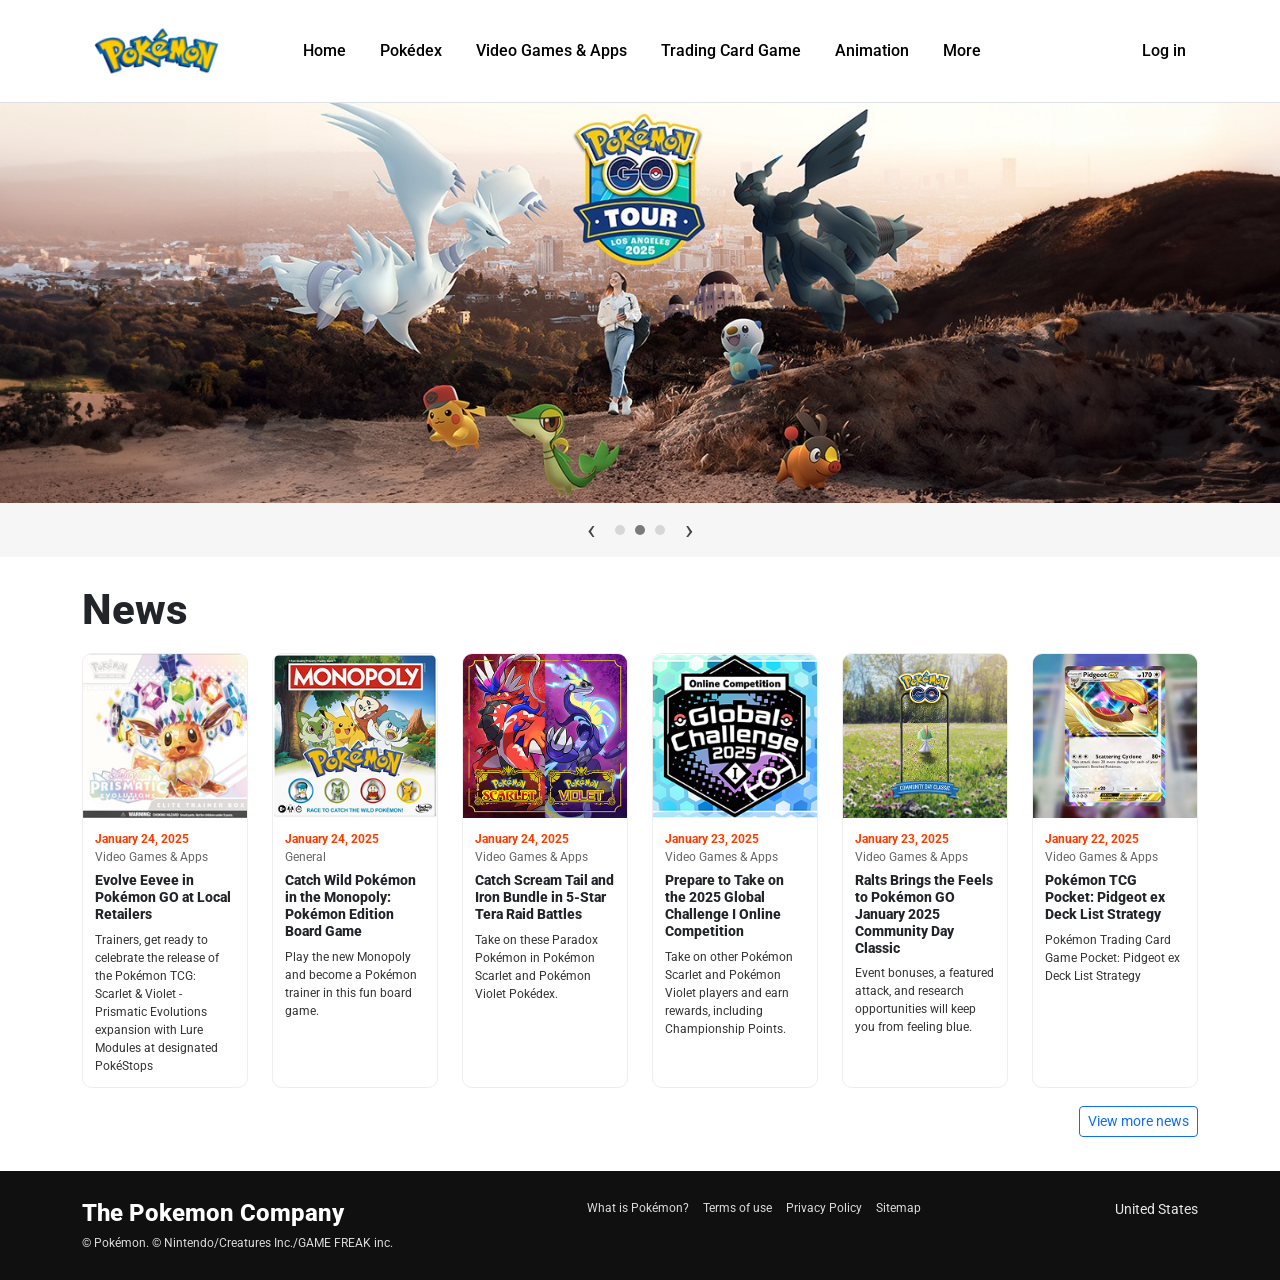
<file: index.html>
<!doctype html>
<html lang="en">
  <head>
    <meta charset="utf-8" />
    <meta name="viewport" content="width=device-width, initial-scale=1" />
    <title>Pokémon Home | News, Games, Cards and Animation</title>
    <meta
      name="description"
      content="Explore the Pokémon home page with the latest news, video games, trading card game updates, animation content, and featured events."
    />

    <link
      href="https://cdn.jsdelivr.net/npm/bootstrap@5.3.8/dist/css/bootstrap.min.css"
      rel="stylesheet"
      integrity="sha384-sRIl4kxILFvY47J16cr9ZwB07vP4J8+LH7qKQnuqkuIAvNWLzeN8tE5YBujZqJLB"
      crossorigin="anonymous"
    />
    <link
      href="https://fonts.googleapis.com/css2?family=Roboto:wght@300;400;500;700;900&display=swap"
      rel="stylesheet"
    />

    <link rel="stylesheet" href="css/style.css" />
  </head>

  <body>
    <header class="site-header">
      <nav
        class="navbar navbar-expand-lg navbar-light bg-white border-bottom py-3"
      >
        <div class="container px-4 w-100 d-flex align-items-center">
          <a href="./index.html">
            <img
              src="img/logo-pokemon.png"
              alt="Pokémon official logo"
              class="brand-logo"
            />
          </a>

          <button
            class="navbar-toggler ms-auto"
            type="button"
            data-bs-toggle="collapse"
            data-bs-target="#mainNav"
            aria-controls="mainNav"
            aria-expanded="false"
            aria-label="Toggle navigation"
          >
            <span class="navbar-toggler-icon"></span>
          </button>

          <div class="collapse navbar-collapse" id="mainNav">
            <ul class="navbar-nav mx-lg-auto header-nav">
              <li class="nav-item">
                <a class="nav-link active" href="./index.html">Home</a>
              </li>

              <li class="nav-item">
                <a class="nav-link" href="./pages/pokedex.html">Pokédex</a>
              </li>

              <li class="nav-item">
                <a class="nav-link" href="./pages/videoGames.html"
                  >Video Games & Apps</a
                >
              </li>

              <li class="nav-item">
                <a class="nav-link" href="./pages/tradingCards.html"
                  >Trading Card Game</a
                >
              </li>

              <li class="nav-item">
                <a class="nav-link" href="./pages/animation.html">Animation</a>
              </li>

              <li class="nav-item">
                <a class="nav-link" href="#">More</a>
              </li>
            </ul>

            <a class="nav-link header-login ms-lg-auto" href="#">Log in</a>
          </div>
        </div>
      </nav>
    </header>

    <main>
      <h1 class="visually-hidden">
        Pokémon home page with news, games, cards and animation
      </h1>

      <section class="hero">
        <div class="hero-style">
          <img
            src="img/home-image.jpg"
            alt="Pokémon GO Tour promotional event banner"
          />
        </div>

        <div class="hero-controls">
          <button class="hero-arrow" type="button" aria-label="Previous slide">
            ‹
          </button>
          <div class="hero-dots">
            <span class="dot"></span>
            <span class="dot active"></span>
            <span class="dot"></span>
          </div>
          <button class="hero-arrow" type="button" aria-label="Next slide">
            ›
          </button>
        </div>
      </section>

      <section class="noticias">
        <div class="container">
          <header class="noticias-espacio">
            <h2 class="noticias-titulo">News</h2>
          </header>

          <div class="row g-4">
            <article class="col-12 col-sm-6 col-lg-2">
              <div class="news-card h-100">
                <img
                  src="img/news-1.png"
                  alt="Promotional image about evolving Eevee in Pokémon GO at local retailers"
                  class="news-img"
                />
                <div class="news-body">
                  <p class="news-date">January 24, 2025</p>
                  <p class="news-category">Video Games & Apps</p>
                  <h3 class="news-title">
                    Evolve Eevee in Pokémon GO at Local Retailers
                  </h3>
                  <p class="news-text">
                    Trainers, get ready to celebrate the release of the Pokémon
                    TCG: Scarlet & Violet - Prismatic Evolutions expansion with
                    Lure Modules at designated PokéStops
                  </p>
                </div>
              </div>
            </article>

            <article class="col-12 col-sm-6 col-lg-2">
              <div class="news-card h-100">
                <img
                  src="img/news-2.png"
                  alt="Monopoly Pokémon Edition board game promotional image with wild Pokémon theme"
                  class="news-img"
                />
                <div class="news-body">
                  <p class="news-date">January 24, 2025</p>
                  <p class="news-category">General</p>
                  <h3 class="news-title">
                    Catch Wild Pokémon in the Monopoly: Pokémon Edition Board
                    Game
                  </h3>
                  <p class="news-text">
                    Play the new Monopoly and become a Pokémon trainer in this
                    fun board game.
                  </p>
                </div>
              </div>
            </article>

            <article class="col-12 col-sm-6 col-lg-2">
              <div class="news-card h-100">
                <img
                  src="img/news-3.png"
                  alt="Event image for Scream Tail and Iron Bundle in 5-Star Tera Raid Battles"
                  class="news-img"
                />
                <div class="news-body">
                  <p class="news-date">January 24, 2025</p>
                  <p class="news-category">Video Games & Apps</p>
                  <h3 class="news-title">
                    Catch Scream Tail and Iron Bundle in 5-Star Tera Raid
                    Battles
                  </h3>
                  <p class="news-text">
                    Take on these Paradox Pokémon in Pokémon Scarlet and Pokémon
                    Violet Pokédex.
                  </p>
                </div>
              </div>
            </article>

            <article class="col-12 col-sm-6 col-lg-2">
              <div class="news-card h-100">
                <img
                  src="img/news-4.png"
                  alt="Promotional artwork for the 2025 Global Challenge I online competition"
                  class="news-img"
                />
                <div class="news-body">
                  <p class="news-date">January 23, 2025</p>
                  <p class="news-category">Video Games & Apps</p>
                  <h3 class="news-title">
                    Prepare to Take on the 2025 Global Challenge I Online
                    Competition
                  </h3>
                  <p class="news-text">
                    Take on other Pokémon Scarlet and Pokémon Violet players and
                    earn rewards, including Championship Points.
                  </p>
                </div>
              </div>
            </article>

            <article class="col-12 col-sm-6 col-lg-2">
              <div class="news-card h-100">
                <img
                  src="img/news-5.png"
                  alt="Ralts featured in Pokémon GO January 2025 Community Day Classic event image"
                  class="news-img"
                />
                <div class="news-body">
                  <p class="news-date">January 23, 2025</p>
                  <p class="news-category">Video Games & Apps</p>
                  <h3 class="news-title">
                    Ralts Brings the Feels to Pokémon GO January 2025 Community
                    Day Classic
                  </h3>
                  <p class="news-text">
                    Event bonuses, a featured attack, and research opportunities
                    will keep you from feeling blue.
                  </p>
                </div>
              </div>
            </article>

            <article class="col-12 col-sm-6 col-lg-2">
              <div class="news-card h-100">
                <img
                  src="img/news-6.png"
                  alt="Pokémon TCG Pocket strategy image featuring a Pidgeot ex deck list"
                  class="news-img"
                />
                <div class="news-body">
                  <p class="news-date">January 22, 2025</p>
                  <p class="news-category">Video Games & Apps</p>
                  <h3 class="news-title">
                    Pokémon TCG Pocket: Pidgeot ex Deck List Strategy
                  </h3>
                  <p class="news-text">
                    Pokémon Trading Card Game Pocket: Pidgeot ex Deck List
                    Strategy
                  </p>
                </div>
              </div>
            </article>
          </div>

          <div class="news-cta text-end">
            <a class="btn btn-outline-primary btn-sm" href="#" role="button">
              View more news
            </a>
          </div>
        </div>
      </section>
    </main>

    <footer class="site-footer">
      <div class="container footer-inner">
        <div class="footer-left">
          <h4 class="footer-title">The Pokemon Company</h4>
          <p class="footer-copy">
            © Pokémon. © Nintendo/Creatures Inc./GAME FREAK inc.
          </p>
        </div>

        <nav class="footer-links">
          <a href="#">What is Pokémon?</a>
          <a href="#">Terms of use</a>
          <a href="#">Privacy Policy</a>
          <a href="#">Sitemap</a>
        </nav>

        <span class="footer-locale">
          <i class="bi bi-geo-alt-fill"></i> United States
        </span>
      </div>
    </footer>

    <script src="https://cdn.jsdelivr.net/npm/bootstrap@5.3.8/dist/js/bootstrap.bundle.min.js"></script>
  </body>
</html>
</file>
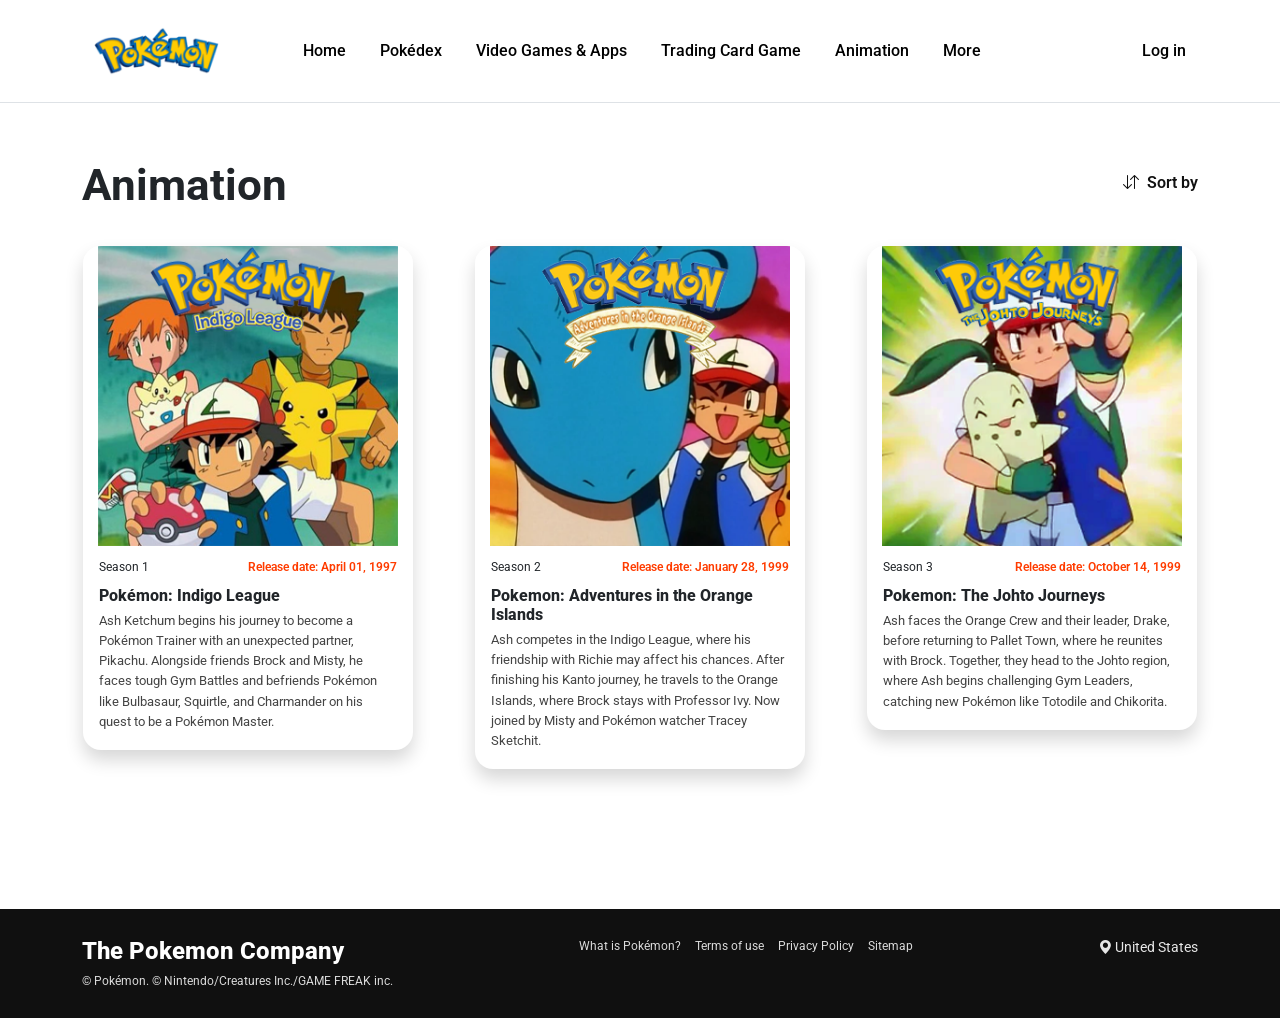
<file: pages/animation.html>
<!doctype html>
<html lang="en">
  <head>
    <meta charset="utf-8" />
    <meta name="viewport" content="width=device-width, initial-scale=1" />
    <title>Pokémon Animation | Anime Seasons and Series</title>
    <meta
      name="description"
      content="Explore Pokémon animation seasons, release dates, and series descriptions from the anime journey of Ash Ketchum."
    />

    <link
      href="https://cdn.jsdelivr.net/npm/bootstrap@5.3.8/dist/css/bootstrap.min.css"
      rel="stylesheet"
      integrity="sha384-sRIl4kxILFvY47J16cr9ZwB07vP4J8+LH7qKQnuqkuIAvNWLzeN8tE5YBujZqJLB"
      crossorigin="anonymous"
    />
    <link
      href="https://cdn.jsdelivr.net/npm/bootstrap-icons/font/bootstrap-icons.css"
      rel="stylesheet"
    />
    <link
      href="https://fonts.googleapis.com/css2?family=Roboto:wght@300;400;500;700;900&display=swap"
      rel="stylesheet"
    />
    <link rel="stylesheet" href="../css/style.css" />
  </head>

  <body>
    <header class="site-header">
      <nav class="navbar navbar-expand-lg border-bottom py-3">
        <div class="container px-4 w-100 d-flex align-items-center">
          <a href="../index.html">
            <img
              src="../img/logo-pokemon.png"
              class="brand-logo"
              alt="Pokémon official logo"
            />
          </a>

          <button
            class="navbar-toggler ms-auto"
            type="button"
            data-bs-toggle="collapse"
            data-bs-target="#mainNav"
            aria-controls="mainNav"
            aria-expanded="false"
            aria-label="Toggle navigation"
          >
            <span class="navbar-toggler-icon"></span>
          </button>

          <div class="collapse navbar-collapse" id="mainNav">
            <ul class="navbar-nav mx-lg-auto header-nav">
              <li class="nav-item">
                <a class="nav-link" href="../index.html">Home</a>
              </li>

              <li class="nav-item">
                <a class="nav-link" href="./pokedex.html">Pokédex</a>
              </li>

              <li class="nav-item">
                <a class="nav-link" href="./videoGames.html"
                  >Video Games & Apps</a
                >
              </li>

              <li class="nav-item">
                <a class="nav-link" href="./tradingCards.html"
                  >Trading Card Game</a
                >
              </li>

              <li class="nav-item">
                <a
                  class="nav-link active"
                  aria-current="page"
                  href="./animation.html"
                  >Animation</a
                >
              </li>

              <li class="nav-item">
                <a class="nav-link" href="#">More</a>
              </li>
            </ul>

            <a class="nav-link header-login ms-lg-auto" href="#">Log in</a>
          </div>
        </div>
      </nav>
    </header>

    <main class="animation-page">
      <section class="animation-wrap container">
        <div class="animation-top">
          <h1 class="animation-title">Animation</h1>
          <div class="animation-sort">
            <i class="bi bi-arrow-down-up"></i>
            <span>Sort by</span>
          </div>
        </div>

        <div class="animation-grid">
          <article class="ani-card">
            <img
              src="../img/animation/Season1.png"
              alt="Pokémon Indigo League season 1 cover image"
              class="ani-img"
            />

            <div class="ani-meta">
              <span class="ani-season">Season 1</span>
              <span class="ani-date">Release date: April 01, 1997</span>
            </div>

            <h3 class="ani-name">Pokémon: Indigo League</h3>

            <p class="ani-desc">
              Ash Ketchum begins his journey to become a Pokémon Trainer with an
              unexpected partner, Pikachu. Alongside friends Brock and Misty, he
              faces tough Gym Battles and befriends Pokémon like Bulbasaur,
              Squirtle, and Charmander on his quest to be a Pokémon Master.
            </p>
          </article>

          <article class="ani-card">
            <img
              src="../img/animation/Season2.png"
              alt="Pokémon Adventures in the Orange Islands season 2 cover image"
              class="ani-img"
            />

            <div class="ani-meta">
              <span class="ani-season">Season 2</span>
              <span class="ani-date">Release date: January 28, 1999</span>
            </div>

            <h3 class="ani-name">Pokemon: Adventures in the Orange Islands</h3>

            <p class="ani-desc">
              Ash competes in the Indigo League, where his friendship with
              Richie may affect his chances. After finishing his Kanto journey,
              he travels to the Orange Islands, where Brock stays with Professor
              Ivy. Now joined by Misty and Pokémon watcher Tracey Sketchit.
            </p>
          </article>

          <article class="ani-card">
            <img
              src="../img/animation/Season3.png"
              alt="Pokémon The Johto Journeys season 3 cover image"
              class="ani-img"
            />

            <div class="ani-meta">
              <span class="ani-season">Season 3</span>
              <span class="ani-date">Release date: October 14, 1999</span>
            </div>

            <h3 class="ani-name">Pokemon: The Johto Journeys</h3>

            <p class="ani-desc">
              Ash faces the Orange Crew and their leader, Drake, before
              returning to Pallet Town, where he reunites with Brock. Together,
              they head to the Johto region, where Ash begins challenging Gym
              Leaders, catching new Pokémon like Totodile and Chikorita.
            </p>
          </article>
        </div>
      </section>
    </main>

    <footer class="site-footer">
      <div class="container footer-inner">
        <div class="footer-left">
          <h4 class="footer-title">The Pokemon Company</h4>
          <p class="footer-copy">
            © Pokémon. © Nintendo/Creatures Inc./GAME FREAK inc.
          </p>
        </div>

        <nav class="footer-links">
          <a href="#">What is Pokémon?</a>
          <a href="#">Terms of use</a>
          <a href="#">Privacy Policy</a>
          <a href="#">Sitemap</a>
        </nav>

        <span class="footer-locale">
          <i class="bi bi-geo-alt-fill"></i> United States
        </span>
      </div>
    </footer>

    <script src="https://cdn.jsdelivr.net/npm/bootstrap@5.3.8/dist/js/bootstrap.bundle.min.js"></script>
  </body>
</html>
</file>
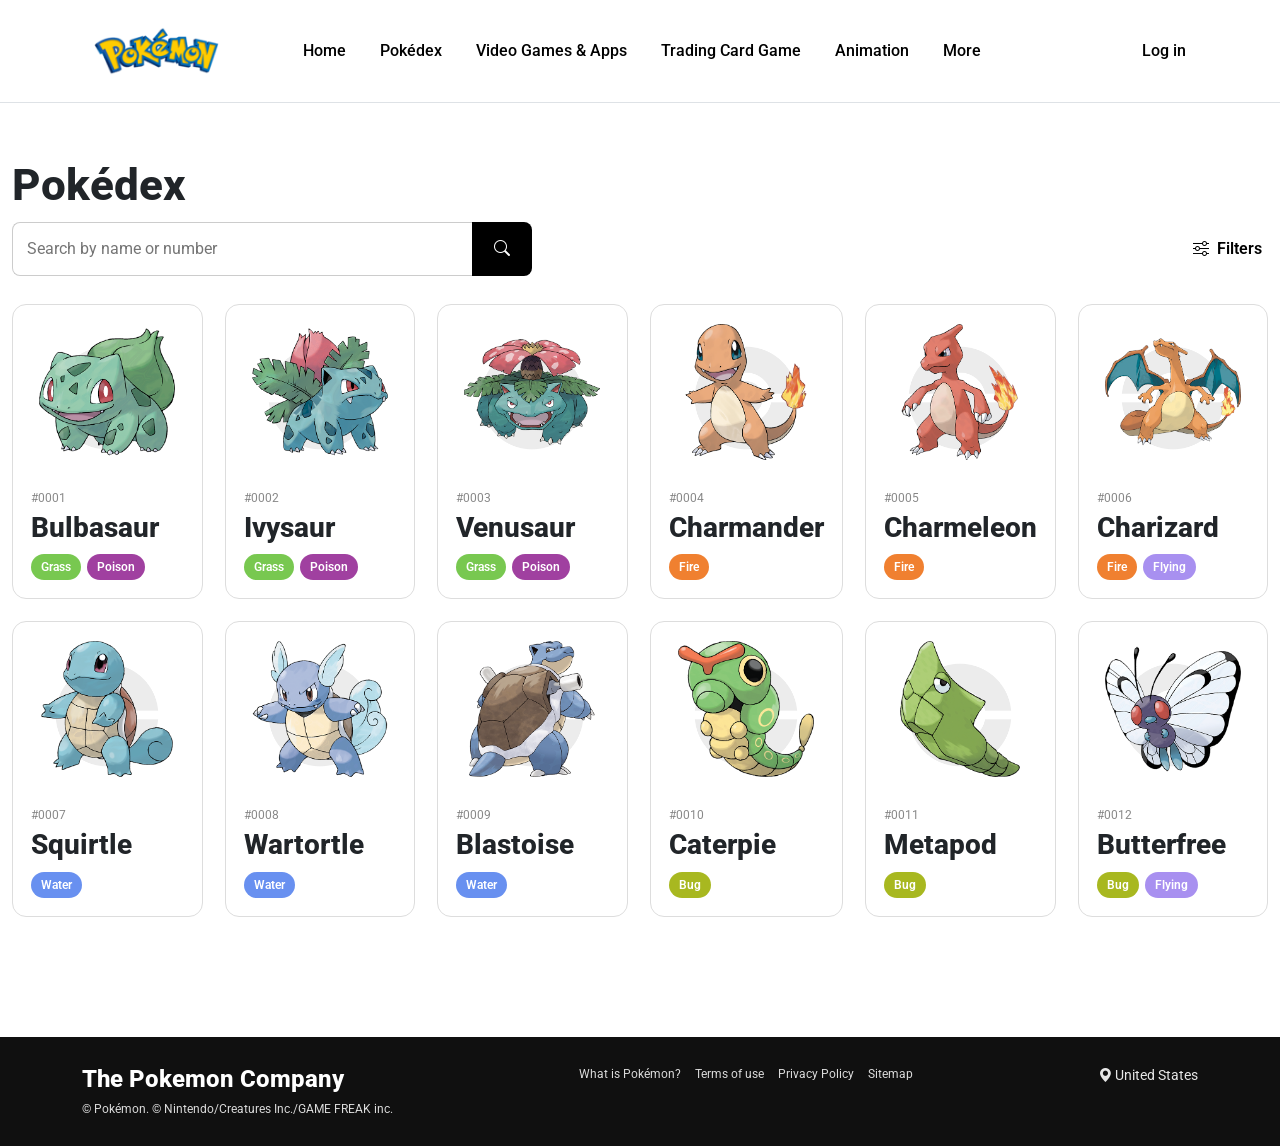
<file: pages/pokedex.html>
<!doctype html>
<html lang="en">
  <head>
    <meta charset="utf-8" />
    <meta name="viewport" content="width=device-width, initial-scale=1" />
    <title>Pokédex | Pokémon Characters, Types and Numbers</title>
    <meta
      name="description"
      content="Browse the Pokémon Pokédex and explore classic Pokémon entries with their numbers, names, images, and types."
    />

    <link
      href="https://cdn.jsdelivr.net/npm/bootstrap@5.3.8/dist/css/bootstrap.min.css"
      rel="stylesheet"
    />
    <link
      href="https://cdn.jsdelivr.net/npm/bootstrap-icons/font/bootstrap-icons.css"
      rel="stylesheet"
    />
    <link
      href="https://fonts.googleapis.com/css2?family=Roboto:wght@300;400;500;700;900&display=swap"
      rel="stylesheet"
    />

    <link rel="stylesheet" href="../css/style.css" />
  </head>

  <body>
    <header class="site-header">
      <nav class="navbar navbar-expand-lg border-bottom py-3">
        <div class="container px-4 w-100 d-flex align-items-center">
          <a href="../index.html">
            <img
              src="../img/logo-pokemon.png"
              class="brand-logo"
              alt="Pokémon official logo"
            />
          </a>

          <button
            class="navbar-toggler ms-auto"
            type="button"
            data-bs-toggle="collapse"
            data-bs-target="#mainNav"
            aria-controls="mainNav"
            aria-expanded="false"
            aria-label="Toggle navigation"
          >
            <span class="navbar-toggler-icon"></span>
          </button>

          <div class="collapse navbar-collapse" id="mainNav">
            <ul class="navbar-nav mx-lg-auto header-nav">
              <li class="nav-item">
                <a class="nav-link" href="../index.html">Home</a>
              </li>

              <li class="nav-item">
                <a
                  class="nav-link active"
                  aria-current="page"
                  href="./pokedex.html"
                  >Pokédex</a
                >
              </li>

              <li class="nav-item">
                <a class="nav-link" href="./videoGames.html"
                  >Video Games & Apps</a
                >
              </li>

              <li class="nav-item">
                <a class="nav-link" href="./tradingCards.html"
                  >Trading Card Game</a
                >
              </li>

              <li class="nav-item">
                <a class="nav-link" href="./animation.html">Animation</a>
              </li>

              <li class="nav-item">
                <a class="nav-link" href="#">More</a>
              </li>
            </ul>

            <a class="nav-link header-login ms-lg-auto" href="#">Log in</a>
          </div>
        </div>
      </nav>
    </header>

    <main class="pokedex-page">
      <section class="container">
        <h1 class="pokedex-title">Pokédex</h1>

        <div class="pokedex-controls">
          <form class="pokedex-search">
            <input
              type="search"
              placeholder="Search by name or number"
              aria-label="Search Pokémon by name or number"
            />
            <button type="submit" aria-label="Search Pokémon">
              <i class="bi bi-search"></i>
            </button>
          </form>

          <button
            class="pokedex-filters"
            type="button"
            aria-label="Open filters"
          >
            <i class="bi bi-sliders"></i> Filters
          </button>
        </div>

        <div class="pokedex-grid">
          <article class="poke-card">
            <div class="poke-img">
              <img
                src="../img/pokedex/bulbasaur.png"
                alt="Bulbasaur Pokémon image"
              />
            </div>
            <span class="poke-number">#0001</span>
            <h3 class="poke-name">Bulbasaur</h3>
            <div class="poke-types">
              <span class="type grass">Grass</span>
              <span class="type poison">Poison</span>
            </div>
          </article>

          <article class="poke-card">
            <div class="poke-img">
              <img
                src="../img/pokedex/ivysaur.png"
                alt="Ivysaur Pokémon image"
              />
            </div>
            <span class="poke-number">#0002</span>
            <h3 class="poke-name">Ivysaur</h3>
            <div class="poke-types">
              <span class="type grass">Grass</span>
              <span class="type poison">Poison</span>
            </div>
          </article>

          <article class="poke-card">
            <div class="poke-img">
              <img
                src="../img/pokedex/venusaur.png"
                alt="Venusaur Pokémon image"
              />
            </div>
            <span class="poke-number">#0003</span>
            <h3 class="poke-name">Venusaur</h3>
            <div class="poke-types">
              <span class="type grass">Grass</span>
              <span class="type poison">Poison</span>
            </div>
          </article>

          <article class="poke-card">
            <div class="poke-img">
              <img
                src="../img/pokedex/charmander.png"
                alt="Charmander Pokémon image"
              />
            </div>
            <span class="poke-number">#0004</span>
            <h3 class="poke-name">Charmander</h3>
            <div class="poke-types">
              <span class="type fire">Fire</span>
            </div>
          </article>

          <article class="poke-card">
            <div class="poke-img">
              <img
                src="../img/pokedex/charmeleon.png"
                alt="Charmeleon Pokémon image"
              />
            </div>
            <span class="poke-number">#0005</span>
            <h3 class="poke-name">Charmeleon</h3>
            <div class="poke-types">
              <span class="type fire">Fire</span>
            </div>
          </article>

          <article class="poke-card">
            <div class="poke-img">
              <img
                src="../img/pokedex/charizard.png"
                alt="Charizard Pokémon image"
              />
            </div>
            <span class="poke-number">#0006</span>
            <h3 class="poke-name">Charizard</h3>
            <div class="poke-types">
              <span class="type fire">Fire</span>
              <span class="type flying">Flying</span>
            </div>
          </article>

          <article class="poke-card">
            <div class="poke-img">
              <img
                src="../img/pokedex/squirtle.png"
                alt="Squirtle Pokémon image"
              />
            </div>
            <span class="poke-number">#0007</span>
            <h3 class="poke-name">Squirtle</h3>
            <div class="poke-types">
              <span class="type water">Water</span>
            </div>
          </article>

          <article class="poke-card">
            <div class="poke-img">
              <img
                src="../img/pokedex/wartortle.png"
                alt="Wartortle Pokémon image"
              />
            </div>
            <span class="poke-number">#0008</span>
            <h3 class="poke-name">Wartortle</h3>
            <div class="poke-types">
              <span class="type water">Water</span>
            </div>
          </article>

          <article class="poke-card">
            <div class="poke-img">
              <img
                src="../img/pokedex/blastoise.png"
                alt="Blastoise Pokémon image"
              />
            </div>
            <span class="poke-number">#0009</span>
            <h3 class="poke-name">Blastoise</h3>
            <div class="poke-types">
              <span class="type water">Water</span>
            </div>
          </article>

          <article class="poke-card">
            <div class="poke-img">
              <img
                src="../img/pokedex/caterpie.png"
                alt="Caterpie Pokémon image"
              />
            </div>
            <span class="poke-number">#0010</span>
            <h3 class="poke-name">Caterpie</h3>
            <div class="poke-types">
              <span class="type bug">Bug</span>
            </div>
          </article>

          <article class="poke-card">
            <div class="poke-img">
              <img
                src="../img/pokedex/metapod.png"
                alt="Metapod Pokémon image"
              />
            </div>
            <span class="poke-number">#0011</span>
            <h3 class="poke-name">Metapod</h3>
            <div class="poke-types">
              <span class="type bug">Bug</span>
            </div>
          </article>

          <article class="poke-card">
            <div class="poke-img">
              <img
                src="../img/pokedex/butterfree.png"
                alt="Butterfree Pokémon image"
              />
            </div>
            <span class="poke-number">#0012</span>
            <h3 class="poke-name">Butterfree</h3>
            <div class="poke-types">
              <span class="type bug">Bug</span>
              <span class="type flying">Flying</span>
            </div>
          </article>
        </div>
      </section>
    </main>

    <footer class="site-footer">
      <div class="container footer-inner">
        <div class="footer-left">
          <h4 class="footer-title">The Pokemon Company</h4>
          <p class="footer-copy">
            © Pokémon. © Nintendo/Creatures Inc./GAME FREAK inc.
          </p>
        </div>

        <nav class="footer-links">
          <a href="#">What is Pokémon?</a>
          <a href="#">Terms of use</a>
          <a href="#">Privacy Policy</a>
          <a href="#">Sitemap</a>
        </nav>

        <span class="footer-locale">
          <i class="bi bi-geo-alt-fill"></i> United States
        </span>
      </div>
    </footer>

    <script src="https://cdn.jsdelivr.net/npm/bootstrap@5.3.8/dist/js/bootstrap.bundle.min.js"></script>
  </body>
</html>
</file>
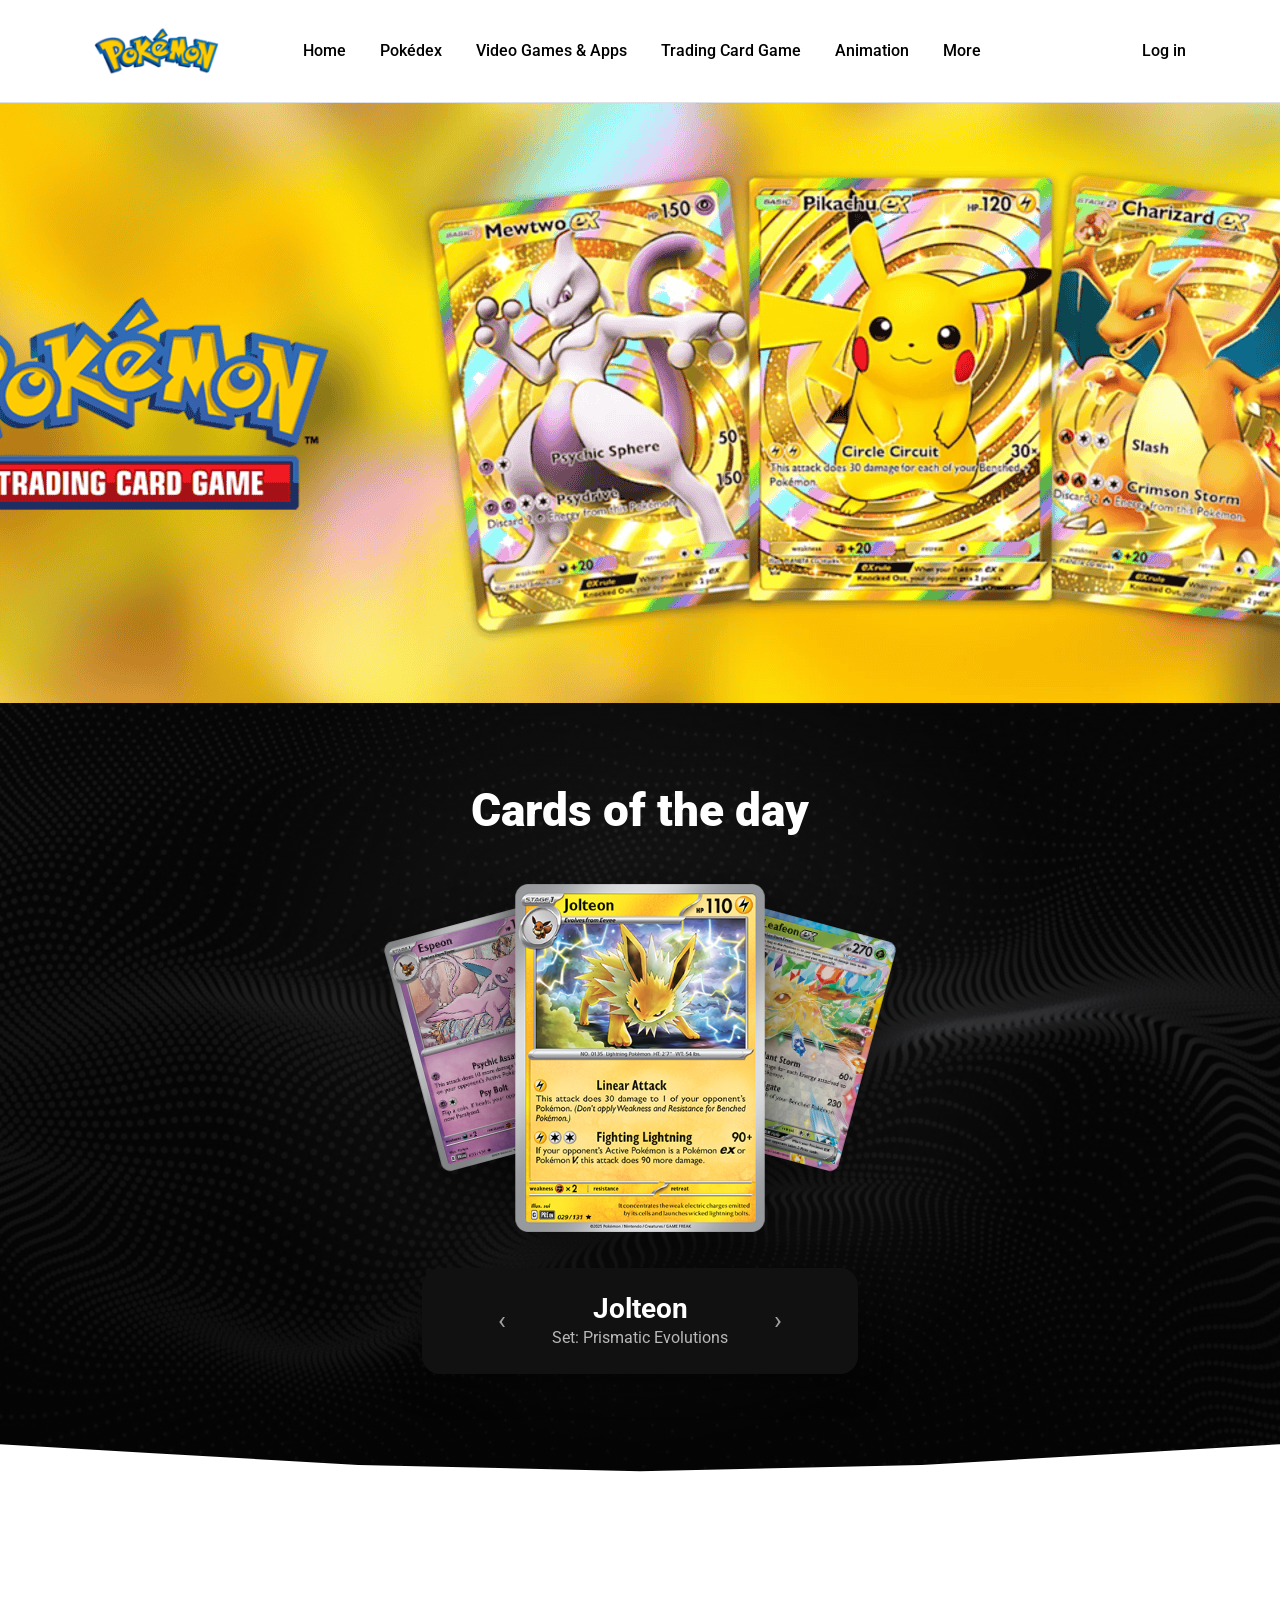
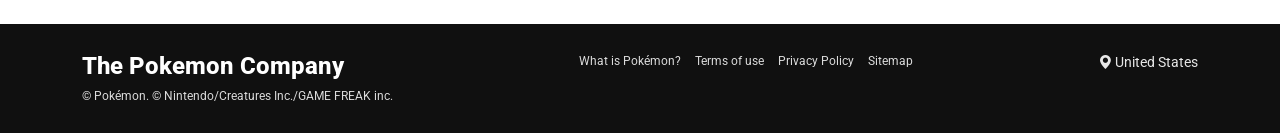
<file: pages/tradingCards.html>
<!doctype html>
<html lang="en">
  <head>
    <meta charset="utf-8" />
    <meta name="viewport" content="width=device-width, initial-scale=1" />
    <title>Pokémon Trading Card Game | Cards of the Day</title>
    <meta
      name="description"
      content="Explore the Pokémon Trading Card Game page and discover featured cards of the day from the Prismatic Evolutions set."
    />

    <link
      href="https://cdn.jsdelivr.net/npm/bootstrap@5.3.8/dist/css/bootstrap.min.css"
      rel="stylesheet"
    />
    <link
      href="https://cdn.jsdelivr.net/npm/bootstrap-icons/font/bootstrap-icons.css"
      rel="stylesheet"
    />
    <link
      href="https://fonts.googleapis.com/css2?family=Roboto:wght@300;400;500;700;900&display=swap"
      rel="stylesheet"
    />
    <link rel="stylesheet" href="../css/style.css" />
  </head>

  <body>
    <header class="site-header">
      <nav class="navbar navbar-expand-lg border-bottom py-3">
        <div class="container px-4 w-100 d-flex align-items-center">
          <a href="../index.html">
            <img
              src="../img/logo-pokemon.png"
              class="brand-logo"
              alt="Pokémon official logo"
            />
          </a>

          <button
            class="navbar-toggler ms-auto"
            type="button"
            data-bs-toggle="collapse"
            data-bs-target="#mainNav"
            aria-controls="mainNav"
            aria-expanded="false"
            aria-label="Toggle navigation"
          >
            <span class="navbar-toggler-icon"></span>
          </button>

          <div class="collapse navbar-collapse" id="mainNav">
            <ul class="navbar-nav mx-lg-auto header-nav">
              <li class="nav-item">
                <a class="nav-link" href="../index.html">Home</a>
              </li>

              <li class="nav-item">
                <a class="nav-link" href="./pokedex.html">Pokédex</a>
              </li>

              <li class="nav-item">
                <a class="nav-link" href="./videoGames.html"
                  >Video Games & Apps</a
                >
              </li>

              <li class="nav-item">
                <a
                  class="nav-link active"
                  aria-current="page"
                  href="./tradingCards.html"
                  >Trading Card Game</a
                >
              </li>

              <li class="nav-item">
                <a class="nav-link" href="./animation.html">Animation</a>
              </li>

              <li class="nav-item">
                <a class="nav-link" href="#">More</a>
              </li>
            </ul>

            <a class="nav-link header-login ms-lg-auto" href="#">Log in</a>
          </div>
        </div>
      </nav>
    </header>

    <main class="tcg-page">
      <section class="tcg-hero"></section>

      <section class="tcg-day">
        <h1 class="tcg-title">Cards of the day</h1>

        <div class="tcg-showcase">
          <img
            class="side-card left"
            src="../img/tcg/espeon.png"
            alt="Espeon Pokémon trading card from the Prismatic Evolutions set"
          />
          <img
            class="main-card"
            src="../img/tcg/jolteon.png"
            alt="Jolteon Pokémon trading card featured as card of the day from the Prismatic Evolutions set"
          />
          <img
            class="side-card right"
            src="../img/tcg/leafeon.png"
            alt="Leafeon Pokémon trading card from the Prismatic Evolutions set"
          />
        </div>

        <div class="tcg-caption">
          <button class="tcg-arrow" aria-label="Previous card">‹</button>

          <div>
            <h2>Jolteon</h2>
            <p>Set: Prismatic Evolutions</p>
          </div>

          <button class="tcg-arrow" aria-label="Next card">›</button>
        </div>
      </section>
    </main>

    <footer class="site-footer">
      <div class="container footer-inner">
        <div class="footer-left">
          <h4 class="footer-title">The Pokemon Company</h4>
          <p class="footer-copy">
            © Pokémon. © Nintendo/Creatures Inc./GAME FREAK inc.
          </p>
        </div>

        <nav class="footer-links">
          <a href="#">What is Pokémon?</a>
          <a href="#">Terms of use</a>
          <a href="#">Privacy Policy</a>
          <a href="#">Sitemap</a>
        </nav>

        <span class="footer-locale">
          <i class="bi bi-geo-alt-fill"></i> United States
        </span>
      </div>
    </footer>

    <script src="https://cdn.jsdelivr.net/npm/bootstrap@5.3.8/dist/js/bootstrap.bundle.min.js"></script>
  </body>
</html>
</file>
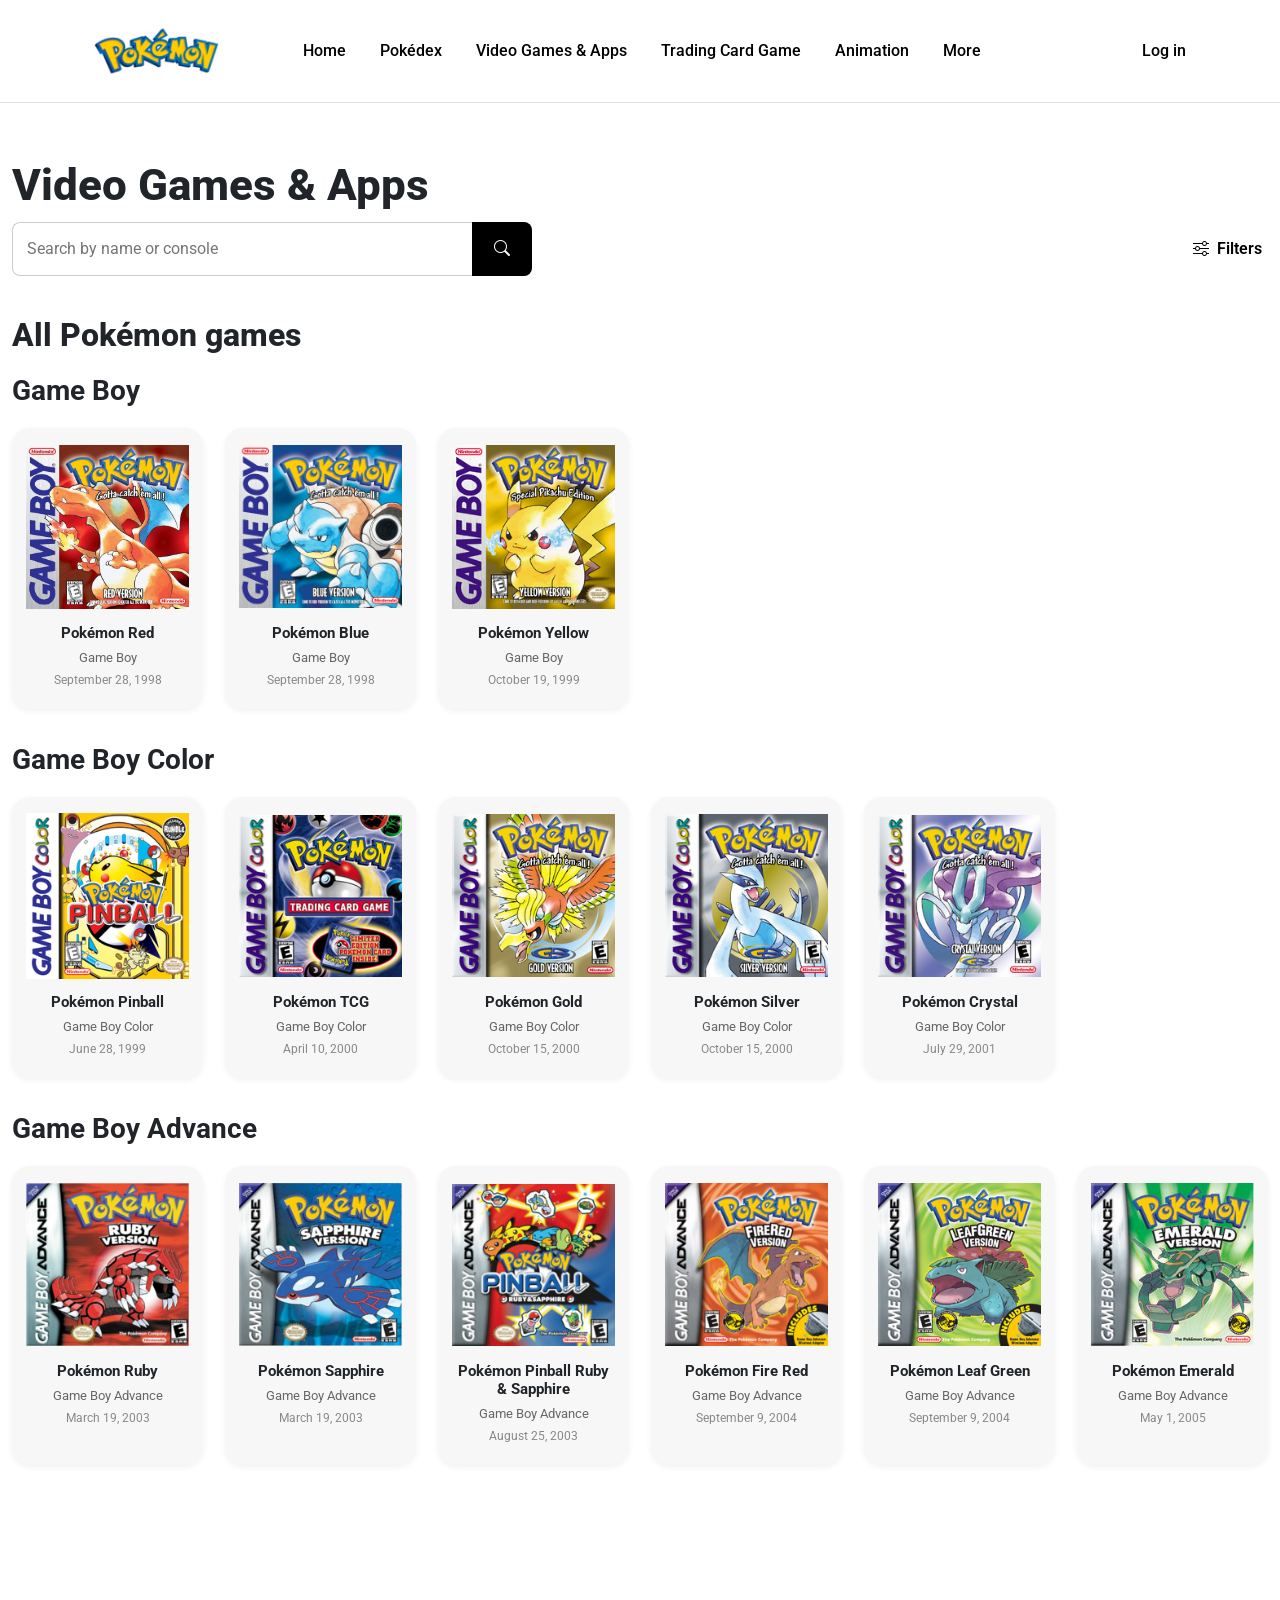
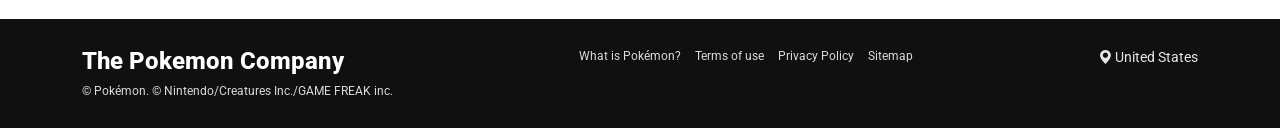
<file: pages/videoGames.html>
<!doctype html>
<html lang="en">
  <head>
    <meta charset="utf-8" />
    <meta name="viewport" content="width=device-width, initial-scale=1" />
    <title>Pokémon Video Games & Apps | Classic Pokémon Games by Console</title>
    <meta
      name="description"
      content="Explore classic Pokémon video games and apps by console, including Game Boy, Game Boy Color, and Game Boy Advance titles."
    />

    <link
      href="https://cdn.jsdelivr.net/npm/bootstrap@5.3.8/dist/css/bootstrap.min.css"
      rel="stylesheet"
    />
    <link
      href="https://cdn.jsdelivr.net/npm/bootstrap-icons/font/bootstrap-icons.css"
      rel="stylesheet"
    />
    <link
      href="https://fonts.googleapis.com/css2?family=Roboto:wght@300;400;500;700;900&display=swap"
      rel="stylesheet"
    />
    <link rel="stylesheet" href="../css/style.css" />
  </head>

  <body>
    <header class="site-header">
      <nav class="navbar navbar-expand-lg border-bottom py-3">
        <div class="container px-4 w-100 d-flex align-items-center">
          <a href="../index.html">
            <img
              src="../img/logo-pokemon.png"
              class="brand-logo"
              alt="Pokémon official logo"
            />
          </a>

          <button
            class="navbar-toggler ms-auto"
            type="button"
            data-bs-toggle="collapse"
            data-bs-target="#mainNav"
            aria-label="Toggle navigation"
          >
            <span class="navbar-toggler-icon"></span>
          </button>

          <div class="collapse navbar-collapse" id="mainNav">
            <ul class="navbar-nav mx-lg-auto header-nav">
              <li class="nav-item">
                <a class="nav-link" href="../index.html">Home</a>
              </li>
              <li class="nav-item">
                <a class="nav-link" href="./pokedex.html">Pokédex</a>
              </li>

              <li class="nav-item">
                <a
                  class="nav-link active"
                  aria-current="page"
                  href="./videoGames.html"
                  >Video Games & Apps</a
                >
              </li>

              <li class="nav-item">
                <a class="nav-link" href="./tradingCards.html"
                  >Trading Card Game</a
                >
              </li>
              <li class="nav-item">
                <a class="nav-link" href="./animation.html">Animation</a>
              </li>
              <li class="nav-item"><a class="nav-link" href="#">More</a></li>
            </ul>

            <a class="nav-link header-login ms-lg-auto" href="#">Log in</a>
          </div>
        </div>
      </nav>
    </header>

    <main class="games-page">
      <section class="container">
        <h1 class="games-title">Video Games & Apps</h1>

        <div class="games-controls">
          <form class="games-search">
            <input
              type="search"
              placeholder="Search by name or console"
              aria-label="Search Pokémon games by name or console"
            />
            <button type="submit" aria-label="Search Pokémon games">
              <i class="bi bi-search"></i>
            </button>
          </form>

          <button
            class="games-filters"
            type="button"
            aria-label="Open game filters"
          >
            <i class="bi bi-sliders"></i> Filters
          </button>
        </div>

        <h2 class="games-section-title">All Pokémon games</h2>

        <!-- GAME BOY -->
        <h3 class="console-title">Game Boy</h3>

        <div class="games-grid">
          <!-- CARD -->
          <div class="game-card">
            <img
              src="../img/games/red.jpg"
              alt="Pokémon Red Game Boy cover art"
            />
            <div class="game-info">
              <h4>Pokémon Red</h4>
              <p>Game Boy</p>
              <span>September 28, 1998</span>
            </div>
          </div>

          <div class="game-card">
            <img
              src="../img/games/blue.jpg"
              alt="Pokémon Blue Game Boy cover art"
            />
            <div class="game-info">
              <h4>Pokémon Blue</h4>
              <p>Game Boy</p>
              <span>September 28, 1998</span>
            </div>
          </div>

          <div class="game-card">
            <img
              src="../img/games/yellow.png"
              alt="Pokémon Yellow Game Boy cover art"
            />
            <div class="game-info">
              <h4>Pokémon Yellow</h4>
              <p>Game Boy</p>
              <span>October 19, 1999</span>
            </div>
          </div>
        </div>

        <!-- GAME BOY COLOR -->
        <h3 class="console-title">Game Boy Color</h3>

        <div class="games-grid">
          <div class="game-card">
            <img
              src="../img/games/pinball.png"
              alt="Pokémon Pinball Game Boy Color cover art"
            />
            <div class="game-info">
              <h4>Pokémon Pinball</h4>
              <p>Game Boy Color</p>
              <span>June 28, 1999</span>
            </div>
          </div>

          <div class="game-card">
            <img
              src="../img/games/tcg.png"
              alt="Pokémon Trading Card Game Game Boy Color cover art"
            />
            <div class="game-info">
              <h4>Pokémon TCG</h4>
              <p>Game Boy Color</p>
              <span>April 10, 2000</span>
            </div>
          </div>

          <div class="game-card">
            <img
              src="../img/games/gold.png"
              alt="Pokémon Gold Game Boy Color cover art"
            />
            <div class="game-info">
              <h4>Pokémon Gold</h4>
              <p>Game Boy Color</p>
              <span>October 15, 2000</span>
            </div>
          </div>

          <div class="game-card">
            <img
              src="../img/games/silver.png"
              alt="Pokémon Silver Game Boy Color cover art"
            />
            <div class="game-info">
              <h4>Pokémon Silver</h4>
              <p>Game Boy Color</p>
              <span>October 15, 2000</span>
            </div>
          </div>

          <div class="game-card">
            <img
              src="../img/games/crystal.png"
              alt="Pokémon Crystal Game Boy Color cover art"
            />
            <div class="game-info">
              <h4>Pokémon Crystal</h4>
              <p>Game Boy Color</p>
              <span>July 29, 2001</span>
            </div>
          </div>
        </div>

        <!-- GBA -->
        <h3 class="console-title">Game Boy Advance</h3>

        <div class="games-grid">
          <div class="game-card">
            <img
              src="../img/games/ruby.png"
              alt="Pokémon Ruby Game Boy Advance cover art"
            />
            <div class="game-info">
              <h4>Pokémon Ruby</h4>
              <p>Game Boy Advance</p>
              <span>March 19, 2003</span>
            </div>
          </div>
          <div class="game-card">
            <img
              src="../img/games/sapphire.png"
              alt="Pokémon Sapphire Game Boy Advance cover art"
            />
            <div class="game-info">
              <h4>Pokémon Sapphire</h4>
              <p>Game Boy Advance</p>
              <span>March 19, 2003</span>
            </div>
          </div>
          <div class="game-card">
            <img
              src="../img/games/pinball2.png"
              alt="Pokémon Pinball Ruby and Sapphire Game Boy Advance cover art"
            />
            <div class="game-info">
              <h4>Pokémon Pinball Ruby & Sapphire</h4>
              <p>Game Boy Advance</p>
              <span>August 25, 2003</span>
            </div>
          </div>
          <div class="game-card">
            <img
              src="../img/games/firered.png"
              alt="Pokémon Fire Red Game Boy Advance cover art"
            />
            <div class="game-info">
              <h4>Pokémon Fire Red</h4>
              <p>Game Boy Advance</p>
              <span>September 9, 2004</span>
            </div>
          </div>
          <div class="game-card">
            <img
              src="../img/games/leafgreen.png"
              alt="Pokémon Leaf Green Game Boy Advance cover art"
            />
            <div class="game-info">
              <h4>Pokémon Leaf Green</h4>
              <p>Game Boy Advance</p>
              <span>September 9, 2004</span>
            </div>
          </div>
          <div class="game-card">
            <img
              src="../img/games/emerald.jpg"
              alt="Pokémon Emerald Game Boy Advance cover art"
            />
            <div class="game-info">
              <h4>Pokémon Emerald</h4>
              <p>Game Boy Advance</p>
              <span>May 1, 2005</span>
            </div>
          </div>
        </div>
      </section>
    </main>

    <footer class="site-footer">
      <div class="container footer-inner">
        <div class="footer-left">
          <h4 class="footer-title">The Pokemon Company</h4>
          <p class="footer-copy">
            © Pokémon. © Nintendo/Creatures Inc./GAME FREAK inc.
          </p>
        </div>

        <nav class="footer-links">
          <a href="#">What is Pokémon?</a>
          <a href="#">Terms of use</a>
          <a href="#">Privacy Policy</a>
          <a href="#">Sitemap</a>
        </nav>

        <span class="footer-locale">
          <i class="bi bi-geo-alt-fill"></i> United States
        </span>
      </div>
    </footer>

    <script src="https://cdn.jsdelivr.net/npm/bootstrap@5.3.8/dist/js/bootstrap.bundle.min.js"></script>
  </body>
</html>
</file>
<file: css/style.css>
* {
  box-sizing: border-box;
}

body {
  margin: 0;
  font-family: "Roboto", sans-serif;
}

img {
  max-width: 100%;
  height: auto;
  display: block;
}

.site-header .brand-logo {
  max-height: 70px;
}
.site-header .header-nav {
  gap: 18px;
}
.site-header .header-nav .nav-link {
  color: #000000;
  font-weight: 500;
}
.site-header .header-nav .nav-link:hover {
  text-decoration: underline;
}
.site-header .header-login {
  font-weight: 500;
  color: #000000;
}
@media (max-width: 992px) {
  .site-header .header-nav {
    gap: 10px;
  }
}

.hero {
  background: #f6f6f6;
}
.hero .hero-style img {
  width: 100%;
  height: auto;
  display: block;
}
.hero .hero-controls {
  display: flex;
  align-items: center;
  justify-content: center;
  gap: 14px;
  padding: 12px 0;
}
.hero .hero-controls .hero-arrow {
  border: 0;
  background: transparent;
  font-size: 28px;
  color: #444;
  line-height: 1;
  cursor: pointer;
}
.hero .hero-controls .hero-dots {
  display: flex;
  gap: 10px;
}
.hero .hero-controls .hero-dots .dot {
  width: 10px;
  height: 10px;
  border-radius: 999px;
  background: #d6d6d6;
}
.hero .hero-controls .hero-dots .dot.active {
  background: #7a7a7a;
}

.noticias {
  padding: 28px 0 34px;
}
.noticias .noticias-titulo {
  font-size: 42px;
  font-weight: 800;
  margin: 0 0 18px;
}
.noticias .news-card {
  background: #ffffff;
  border: 1px solid #eeeeee;
  border-radius: 10px;
  overflow: hidden;
}
.noticias .news-card .news-img {
  width: 100%;
  object-fit: cover;
}
.noticias .news-card .news-body {
  padding: 12px;
}
.noticias .news-card .news-body .news-date {
  margin: 0;
  font-size: 12px;
  color: #ff3c00;
  font-weight: 700;
}
.noticias .news-card .news-body .news-category {
  margin: 0 0 6px;
  font-size: 12px;
  color: #666;
}
.noticias .news-card .news-body .news-title {
  font-size: 14px;
  font-weight: 800;
  margin: 0 0 8px;
}
.noticias .news-card .news-body .news-text {
  font-size: 12px;
  color: #333;
  margin: 0;
}
.noticias .news-cta {
  margin-top: 18px;
}
@media (max-width: 576px) {
  .noticias .noticias-titulo {
    font-size: 34px;
  }
}

@media (max-width: 576px) {
  .news-card {
    display: flex;
    flex-direction: column;
    align-items: center;
  }
  .news-card .news-img {
    width: 85%;
    margin-top: 12px;
    border-radius: 12px;
  }
}
@media (max-width: 576px) {
  .noticias .row {
    justify-content: center;
  }
  .news-card {
    max-width: 320px;
    margin: auto;
  }
}
@media (max-width: 576px) and (max-width: 576px) {
  .noticias-espacio {
    text-align: center;
  }
  .noticias-titulo {
    width: 100%;
    text-align: center;
  }
}
.animation-page {
  padding-bottom: 140px;
}

.animation-wrap {
  padding-top: 56px;
}

.animation-top {
  display: flex;
  justify-content: space-between;
  align-items: flex-start;
  margin-bottom: 34px;
}

.animation-title {
  font-size: 44px;
  font-weight: 700;
  margin: 0;
}

.animation-sort {
  display: flex;
  align-items: center;
  gap: 8px;
  font-weight: 600;
  margin-top: 12px;
  color: #111;
}

/* GRID + CARDS */
.animation-grid {
  display: grid;
  grid-template-columns: repeat(3, minmax(0, 1fr));
  gap: 60px;
  align-items: start;
  justify-items: center;
}

.ani-card {
  width: 100%;
  max-width: 330px;
  background: #fff;
  border-radius: 18px;
  box-shadow: 0 10px 18px rgba(0, 0, 0, 0.16);
  overflow: hidden;
}

.ani-img {
  width: 100%;
  height: 300px;
  object-fit: contain;
  background: #fff;
  display: block;
}

.ani-meta {
  display: flex;
  justify-content: space-between;
  gap: 14px;
  padding: 12px 16px 0;
  font-size: 12px;
}

.ani-date {
  color: #ff3c00;
  font-weight: 600;
}

.ani-name {
  font-size: 16px;
  font-weight: 800;
  margin: 10px 16px 6px;
}

.ani-desc {
  font-size: 13px;
  line-height: 1.55;
  color: #444;
  margin: 0 16px 18px;
}

/* RESPONSIVE */
@media (max-width: 992px) {
  .animation-grid {
    grid-template-columns: 1fr;
    gap: 30px;
  }
  .ani-card {
    max-width: 420px;
  }
  .ani-img {
    height: 300px;
  }
  .animation-title {
    font-size: 36px;
  }
}
.site-footer {
  background: #101010;
  color: #ffffff;
  padding: 28px 0;
}
.site-footer .footer-inner {
  display: flex;
  align-items: flex-start;
  justify-content: space-between;
  gap: 18px;
  flex-wrap: wrap;
}
.site-footer .footer-title {
  margin: 0 0 6px;
  font-weight: 800;
}
.site-footer .footer-copy {
  margin: 0;
  font-size: 12px;
  opacity: 0.85;
}
.site-footer .footer-links {
  display: flex;
  gap: 14px;
  flex-wrap: wrap;
}
.site-footer .footer-links a {
  color: #ffffff;
  text-decoration: none;
  font-size: 12px;
  opacity: 0.85;
}
.site-footer .footer-links a:hover {
  opacity: 1;
  text-decoration: underline;
}
.site-footer .footer-locale {
  font-size: 14px;
  opacity: 0.9;
}

.pokedex-page,
.games-page {
  margin-top: 56px;
  padding-bottom: 120px;
}

.pokedex-page > .container,
.games-page > .container {
  max-width: 1320px;
}

.pokedex-title,
.games-title {
  font-size: 44px;
  font-weight: 800;
  margin: 0 0 10px;
}

.pokedex-controls,
.games-controls {
  display: flex;
  justify-content: space-between;
  align-items: center;
  margin-bottom: 28px;
}

.pokedex-search,
.games-search {
  display: flex;
  width: 520px;
  max-width: 100%;
}

.pokedex-search input,
.games-search input {
  flex: 1;
  padding: 14px;
  border: 1px solid #ccc;
  border-right: 0;
  border-radius: 8px 0 0 8px;
}

.pokedex-search button,
.games-search button {
  width: 60px;
  border: 0;
  background: #000;
  color: white;
  border-radius: 0 8px 8px 0;
}

.pokedex-filters,
.games-filters {
  border: 0;
  background: none;
  font-weight: 600;
  display: flex;
  gap: 8px;
  align-items: center;
}

.pokedex-grid {
  display: grid;
  grid-template-columns: repeat(6, 1fr);
  gap: 22px;
}

@media (max-width: 1200px) {
  .pokedex-grid,
  .games-grid {
    grid-template-columns: repeat(4, 1fr);
  }
}

@media (max-width: 768px) {
  .pokedex-page,
  .games-page {
    margin-top: 36px;
  }

  .pokedex-grid,
  .games-grid {
    grid-template-columns: repeat(2, 1fr);
  }
}

@media (max-width: 480px) {
  .pokedex-grid,
  .games-grid {
    grid-template-columns: 1fr;
  }
}

.poke-card {
  background: white;
  border: 1px solid #ddd;
  border-radius: 14px;
  padding: 18px;
  transition: 0.2s;
}

.poke-card:hover {
  transform: translateY(-4px);
  box-shadow: 0 8px 20px rgba(0, 0, 0, 0.08);
}

.poke-img {
  position: relative;
  display: flex;
  justify-content: center;
  align-items: center;
  margin-bottom: 12px;
}

.poke-img::before {
  content: "";
  position: absolute;
  width: 120px;
  height: 120px;
  background: url("../img/pokedex/pokeball-pokedex.png") center/contain no-repeat;
  opacity: 0.15;
  z-index: 0;
}

.poke-img img {
  position: relative;
  z-index: 1;
  width: 150px;
  transform: translateY(-6px);
}

.poke-number {
  font-size: 12px;
  color: #888;
}

.poke-name {
  font-weight: 800;
  margin: 2px 0 10px;
}

.poke-types {
  display: flex;
  gap: 6px;
}

.type {
  font-size: 12px;
  padding: 4px 10px;
  border-radius: 20px;
  color: white;
  font-weight: 600;
}

.grass {
  background: #78c850;
}

.poison {
  background: #a040a0;
}

.fire {
  background: #f08030;
}

.water {
  background: #6890f0;
}

.bug {
  background: #a8b820;
}

.flying {
  background: #a890f0;
}

@media (max-width: 576px) {
  .pokedex-title,
  .games-title {
    text-align: center;
    width: 100%;
  }

  .pokedex-controls,
  .games-controls {
    flex-direction: column;
    align-items: center;
    gap: 14px;
  }

  .pokedex-search,
  .games-search {
    width: 100%;
    max-width: 320px;
  }
}

.games-section-title {
  font-weight: 800;
  margin: 40px 0 10px;
}

.console-title {
  font-weight: 700;
  margin: 20px 0;
}

.games-grid {
  display: grid;
  grid-template-columns: repeat(6, minmax(0, 1fr));
  gap: 22px;
  margin-bottom: 34px;
}

.game-card {
  width: 100%;
  background: #f7f7f7;
  border-radius: 18px;
  padding: 14px 14px 18px;
  box-shadow: 0 2px 6px rgba(0, 0, 0, 0.06);
  text-align: center;
  transition: 0.18s ease;
}

.game-card:hover {
  transform: translateY(-4px);
  box-shadow: 0 8px 18px rgba(0, 0, 0, 0.12);
}

.game-card img {
  width: 100%;
  height: 170px;
  object-fit: contain;
  margin-bottom: 12px;
}

.game-info h4 {
  font-size: 15px;
  font-weight: 700;
  margin: 6px 0;
}

.game-info p {
  margin: 0;
  font-size: 13px;
  color: #666;
}

.game-info span {
  font-size: 12px;
  color: #888;
}
/* HERO BANNER (FULL WIDTH) */
.tcg-hero {
  width: 100%;
  height: 600px;
  background: url("../img/tcg/tcg-banner.png") center/cover no-repeat;
}

/* CARDS OF THE DAY */
.tcg-day {
  position: relative;
  padding: 80px 0 110px;
  margin-bottom: 140px;
  text-align: center;
  overflow: hidden;
  background: radial-gradient(circle at 50% 40%, rgba(255, 255, 255, 0.08), transparent 55%), linear-gradient(rgba(0, 0, 0, 0.75), rgba(0, 0, 0, 0.85)), url("../img/tcg/pattern.jpg") center/cover no-repeat;
}

.tcg-day::after {
  content: "";
  position: absolute;
  bottom: -1px;
  left: 0;
  width: 100%;
  height: 90px;
  background: #fff;
  clip-path: polygon(0 55%, 12% 65%, 28% 78%, 50% 85%, 72% 78%, 88% 65%, 100% 55%, 100% 100%, 0 100%);
  pointer-events: none;
}

/* TITLE */
.tcg-title {
  position: relative;
  z-index: 2;
  color: #fff;
  font-size: 46px;
  font-weight: 900;
  margin-bottom: 50px;
}

/* CARD  */
.tcg-showcase {
  position: relative;
  z-index: 2;
  height: 340px;
  display: flex;
  justify-content: center;
  align-items: center;
  margin-bottom: 40px;
}

.main-card {
  width: 250px;
  position: relative;
  z-index: 3;
  filter: drop-shadow(0 18px 30px rgba(0, 0, 0, 0.7));
}

.side-card {
  width: 170px;
  position: absolute;
  top: 30px;
  opacity: 0.85;
  filter: drop-shadow(0 14px 24px rgba(0, 0, 0, 0.6));
}

.side-card.left {
  left: 32%;
  transform: rotate(-15deg);
}

.side-card.right {
  right: 32%;
  transform: rotate(15deg);
}

/* CAPTION BOX */
.tcg-caption {
  position: relative;
  z-index: 2;
  background: #111;
  display: inline-flex;
  align-items: center;
  gap: 40px;
  padding: 24px 70px;
  border-radius: 18px;
  box-shadow: 0 10px 30px rgba(0, 0, 0, 0.5);
  color: #fff;
}

.tcg-caption h2 {
  margin: 0;
  font-size: 28px;
  font-weight: 700;
}

.tcg-caption p {
  margin: 0;
  opacity: 0.7;
}

.tcg-arrow {
  background: none;
  border: none;
  color: #fff;
  font-size: 26px;
  opacity: 0.6;
  transition: 0.2s;
}

.tcg-arrow:hover {
  opacity: 1;
}

/* RESPONSIVE */
@media (max-width: 768px) {
  .tcg-hero {
    height: 260px;
    background-position: 45% center;
  }
  .tcg-title {
    font-size: 32px;
  }
  .tcg-showcase {
    height: 260px;
  }
  .side-card {
    display: none;
  }
  .main-card {
    width: 200px;
  }
  .tcg-caption {
    padding: 20px 30px;
    gap: 20px;
  }
  .tcg-day {
    padding: 70px 0 90px;
    margin-bottom: 120px;
  }
  .tcg-day::after {
    height: 70px;
  }
}

/*# sourceMappingURL=style.css.map */
</file>
